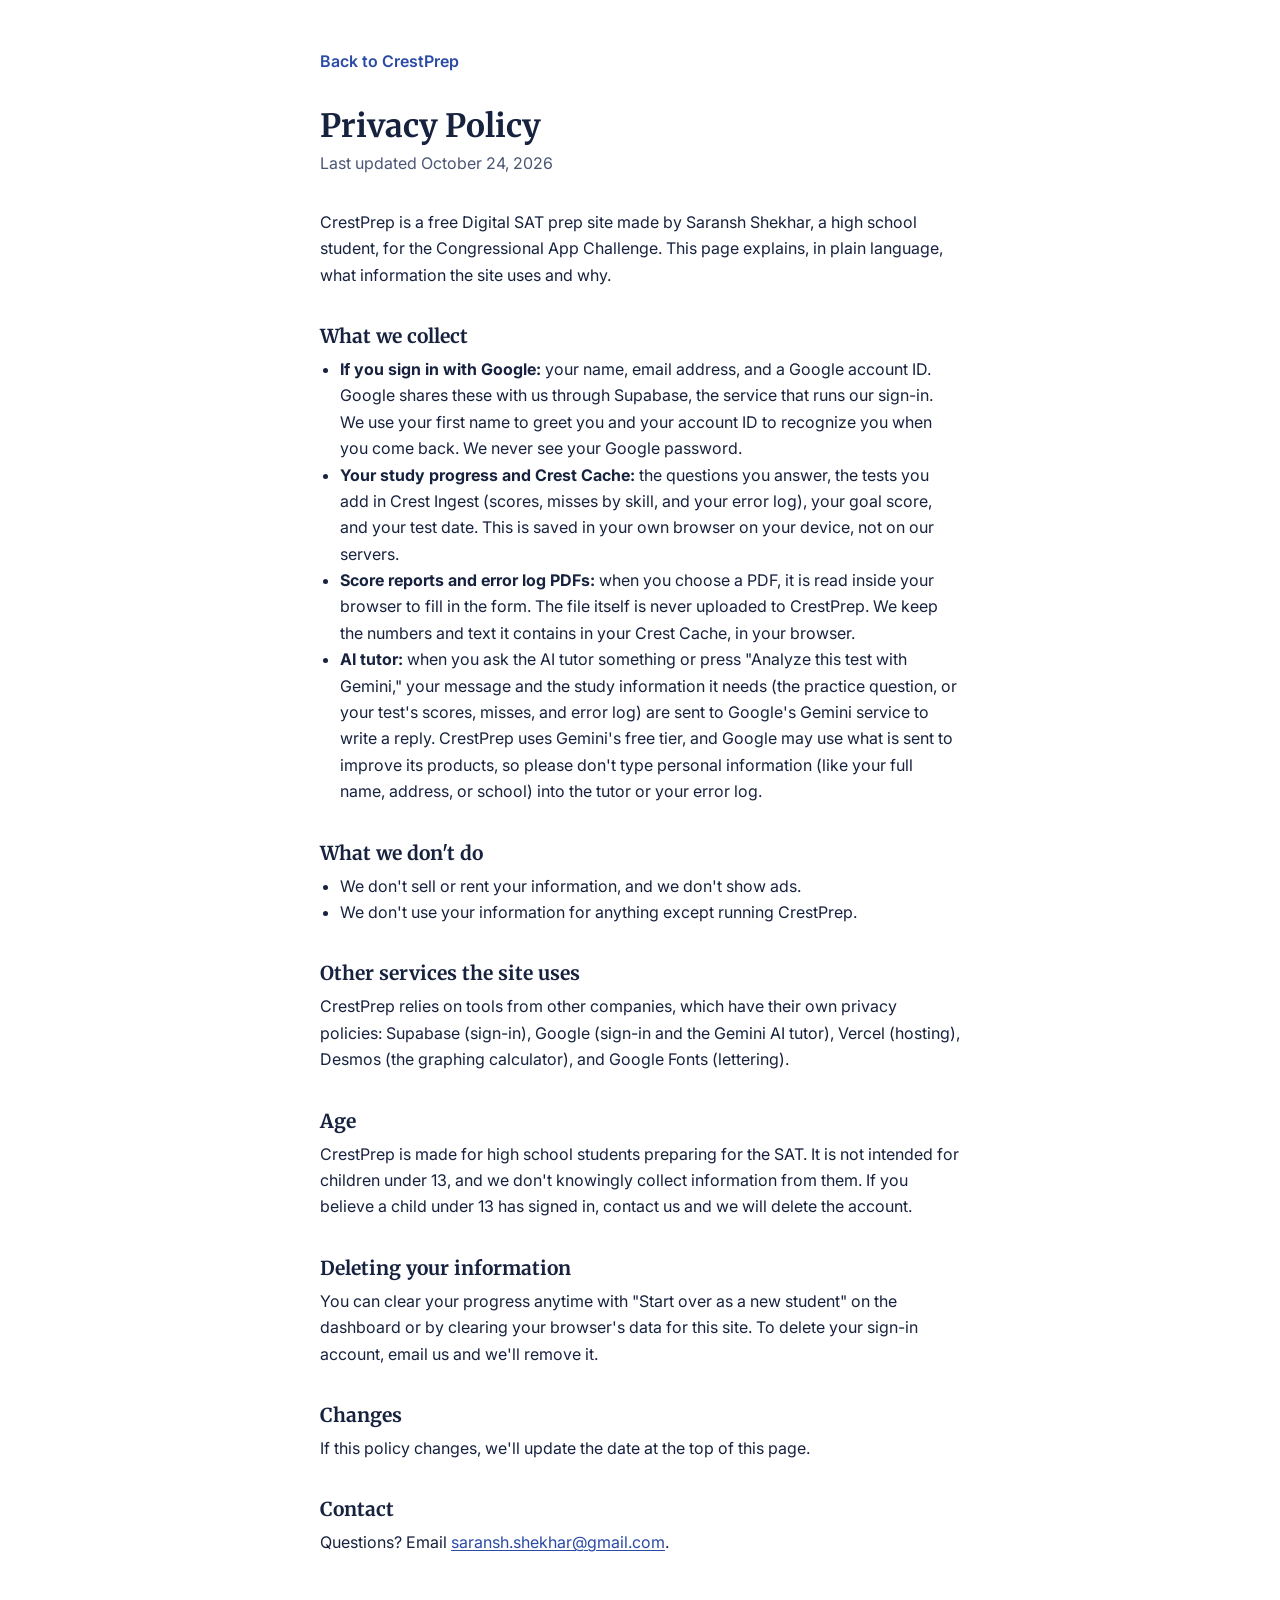
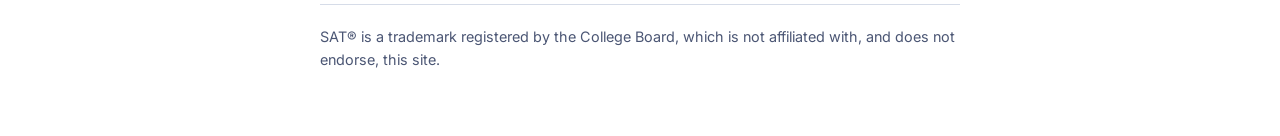
<file: privacy.html>
<!doctype html>
<html lang="en" data-theme="academic">
<head>
  <meta charset="utf-8">
  <meta name="viewport" content="width=device-width, initial-scale=1">
  <title>Privacy Policy | CrestPrep</title>
  <link rel="icon" href="assets/crest.svg" type="image/svg+xml">
  <script>try{var s=JSON.parse(localStorage.getItem("crestprep:v2"));if(s&&s.prefs)document.documentElement.dataset.theme=s.prefs.theme;}catch(e){}</script>
  <link rel="stylesheet" href="https://fonts.googleapis.com/css2?family=Inter:wght@400;600;700&family=Merriweather:wght@400;700&display=swap">
  <link rel="stylesheet" href="css/base.css">
  <link rel="stylesheet" href="css/legal.css">
</head>
<body>
<main class="legal">
  <a class="back" href="./">Back to CrestPrep</a>
  <h1>Privacy Policy</h1>
  <p class="updated">Last updated October 24, 2026</p>

  <p>CrestPrep is a free Digital SAT prep site made by Saransh Shekhar, a high school student, for the Congressional App Challenge. This page explains, in plain language, what information the site uses and why.</p>

  <h2>What we collect</h2>
  <ul>
    <li><strong>If you sign in with Google:</strong> your name, email address, and a Google account ID. Google shares these with us through Supabase, the service that runs our sign-in. We use your first name to greet you and your account ID to recognize you when you come back. We never see your Google password.</li>
    <li><strong>Your study progress and Crest Cache:</strong> the questions you answer, the tests you add in Crest Ingest (scores, misses by skill, and your error log), your goal score, and your test date. This is saved in your own browser on your device, not on our servers.</li>
    <li><strong>Score reports and error log PDFs:</strong> when you choose a PDF, it is read inside your browser to fill in the form. The file itself is never uploaded to CrestPrep. We keep the numbers and text it contains in your Crest Cache, in your browser.</li>
    <li><strong>AI tutor:</strong> when you ask the AI tutor something or press "Analyze this test with Gemini," your message and the study information it needs (the practice question, or your test's scores, misses, and error log) are sent to Google's Gemini service to write a reply. CrestPrep uses Gemini's free tier, and Google may use what is sent to improve its products, so please don't type personal information (like your full name, address, or school) into the tutor or your error log.</li>
  </ul>

  <h2>What we don't do</h2>
  <ul>
    <li>We don't sell or rent your information, and we don't show ads.</li>
    <li>We don't use your information for anything except running CrestPrep.</li>
  </ul>

  <h2>Other services the site uses</h2>
  <p>CrestPrep relies on tools from other companies, which have their own privacy policies: Supabase (sign-in), Google (sign-in and the Gemini AI tutor), Vercel (hosting), Desmos (the graphing calculator), and Google Fonts (lettering).</p>

  <h2>Age</h2>
  <p>CrestPrep is made for high school students preparing for the SAT. It is not intended for children under 13, and we don't knowingly collect information from them. If you believe a child under 13 has signed in, contact us and we will delete the account.</p>

  <h2>Deleting your information</h2>
  <p>You can clear your progress anytime with "Start over as a new student" on the dashboard or by clearing your browser's data for this site. To delete your sign-in account, email us and we'll remove it.</p>

  <h2>Changes</h2>
  <p>If this policy changes, we'll update the date at the top of this page.</p>

  <h2>Contact</h2>
  <p>Questions? Email <a href="mailto:saransh.shekhar@gmail.com">saransh.shekhar@gmail.com</a>.</p>
  <footer>SAT&reg; is a trademark registered by the College Board, which is not affiliated with, and does not endorse, this site.</footer>
</main>
</body>
</html>
</file>
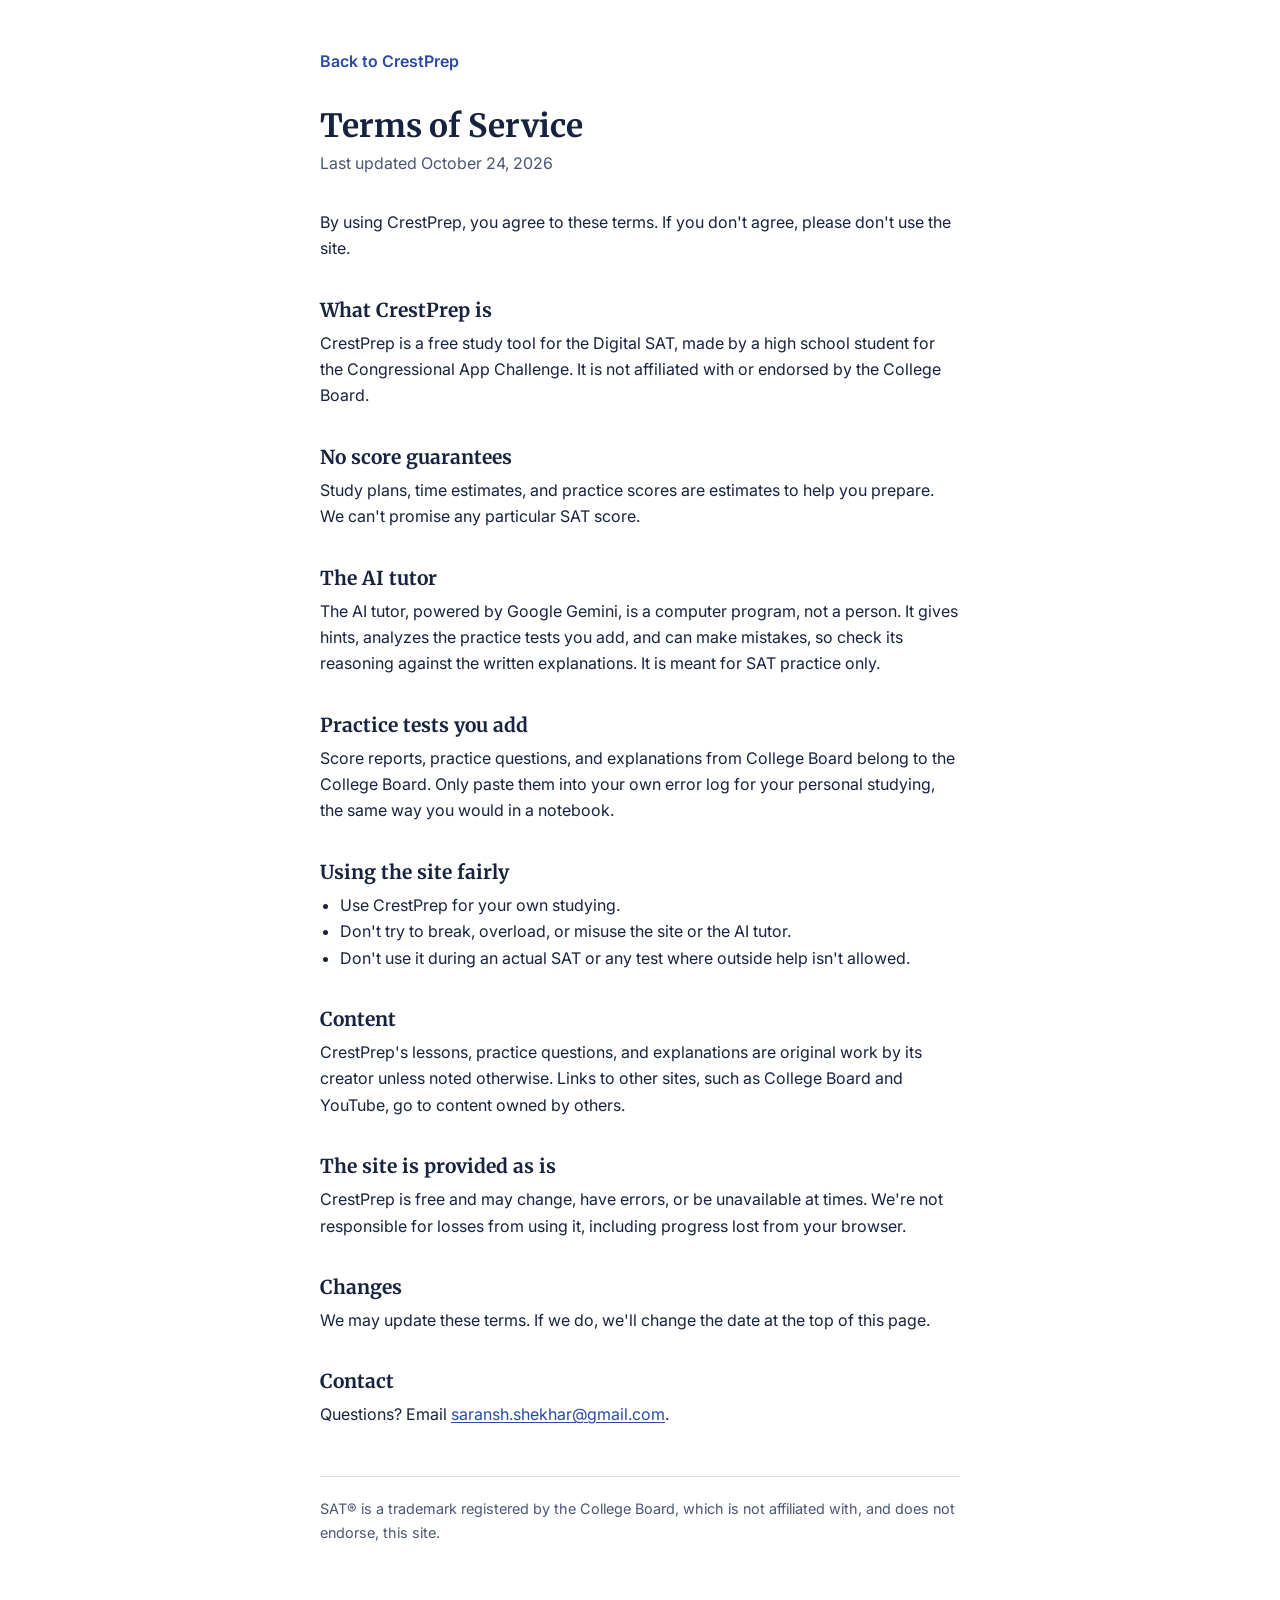
<file: terms.html>
<!doctype html>
<html lang="en" data-theme="academic">
<head>
  <meta charset="utf-8">
  <meta name="viewport" content="width=device-width, initial-scale=1">
  <title>Terms of Service | CrestPrep</title>
  <link rel="icon" href="assets/crest.svg" type="image/svg+xml">
  <script>try{var s=JSON.parse(localStorage.getItem("crestprep:v2"));if(s&&s.prefs)document.documentElement.dataset.theme=s.prefs.theme;}catch(e){}</script>
  <link rel="stylesheet" href="https://fonts.googleapis.com/css2?family=Inter:wght@400;600;700&family=Merriweather:wght@400;700&display=swap">
  <link rel="stylesheet" href="css/base.css">
  <link rel="stylesheet" href="css/legal.css">
</head>
<body>
<main class="legal">
  <a class="back" href="./">Back to CrestPrep</a>
  <h1>Terms of Service</h1>
  <p class="updated">Last updated October 24, 2026</p>

  <p>By using CrestPrep, you agree to these terms. If you don't agree, please don't use the site.</p>

  <h2>What CrestPrep is</h2>
  <p>CrestPrep is a free study tool for the Digital SAT, made by a high school student for the Congressional App Challenge. It is not affiliated with or endorsed by the College Board.</p>

  <h2>No score guarantees</h2>
  <p>Study plans, time estimates, and practice scores are estimates to help you prepare. We can't promise any particular SAT score.</p>

  <h2>The AI tutor</h2>
  <p>The AI tutor, powered by Google Gemini, is a computer program, not a person. It gives hints, analyzes the practice tests you add, and can make mistakes, so check its reasoning against the written explanations. It is meant for SAT practice only.</p>
  <h2>Practice tests you add</h2>
  <p>Score reports, practice questions, and explanations from College Board belong to the College Board. Only paste them into your own error log for your personal studying, the same way you would in a notebook.</p>

  <h2>Using the site fairly</h2>
  <ul>
    <li>Use CrestPrep for your own studying.</li>
    <li>Don't try to break, overload, or misuse the site or the AI tutor.</li>
    <li>Don't use it during an actual SAT or any test where outside help isn't allowed.</li>
  </ul>

  <h2>Content</h2>
  <p>CrestPrep's lessons, practice questions, and explanations are original work by its creator unless noted otherwise. Links to other sites, such as College Board and YouTube, go to content owned by others.</p>

  <h2>The site is provided as is</h2>
  <p>CrestPrep is free and may change, have errors, or be unavailable at times. We're not responsible for losses from using it, including progress lost from your browser.</p>

  <h2>Changes</h2>
  <p>We may update these terms. If we do, we'll change the date at the top of this page.</p>

  <h2>Contact</h2>
  <p>Questions? Email <a href="mailto:saransh.shekhar@gmail.com">saransh.shekhar@gmail.com</a>.</p>
  <footer>SAT&reg; is a trademark registered by the College Board, which is not affiliated with, and does not endorse, this site.</footer>
</main>
</body>
</html>
</file>
<file: css/base.css>
/* =====================================================================
   base.css: design tokens, reset, and shared building blocks.

   Both themes use the SAME variable names. Switching themes only changes
   one attribute on <html> (data-theme="academic" | "obsidian"), and every
   component re-colors itself because it only ever uses these variables.
   ===================================================================== */

:root {
  --font-serif: 'Merriweather', Georgia, 'Times New Roman', serif;
  --font-sans: 'Inter', system-ui, -apple-system, 'Segoe UI', Roboto, Arial, sans-serif;
  --font-mono: 'Space Mono', ui-monospace, SFMono-Regular, Menlo, Consolas, monospace;

  --radius-sm: 4px;
  --radius: 6px;
  --radius-lg: 10px;
  --wrap: 1120px;
}

/* Academic: PrepPros-inspired blue and white, with Crest gold as the accent */
:root,
:root[data-theme="academic"] {
  --bg: #FFFFFF;
  --bg-alt: #F4F6FA;
  --surface: #FFFFFF;
  --text: #17223F;
  --text-soft: #4B5674;
  --rule: #D6DCE8;
  --primary: #2A4AA6;
  --primary-hover: #1F3A88;
  --primary-ink: #FFFFFF;
  --primary-tint: #EAEFFA;
  --band: #18295C;
  --band-text: #FFFFFF;
  --band-soft: #C9D2EC;
  --band-grid: rgba(255, 255, 255, 0.07);
  --crest-fill: #18295C;
  --gold: #C9A227;
  --gold-text: #876708;
  --gold-tint: #FBF4DD;
  --good: #1F7A4A;
  --good-tint: #E4F3EA;
  --bad: #B23A2C;
  --bad-tint: #FBE9E6;
  --sheet: #FFFFFF;
  --sheet-edge: #CBD3E3;
  color-scheme: light;
}

/* Obsidian: the original CrestPrep black and gold */
:root[data-theme="obsidian"] {
  --bg: #0A0E1A;
  --bg-alt: #0E1322;
  --surface: #131A2F;
  --text: #E8EBF4;
  --text-soft: #AEB7D1;
  --rule: #27314F;
  --primary: #C9A227;
  --primary-hover: #E8C765;
  --primary-ink: #0A0E1A;
  --primary-tint: #2A2510;
  --band: #0D1220;
  --band-text: #F4F2EA;
  --band-soft: #AEB7D1;
  --band-grid: rgba(201, 162, 39, 0.09);
  --crest-fill: #1E2846;
  --gold: #E8C765;
  --gold-text: #E8C765;
  --gold-tint: #2A2510;
  --good: #63C48F;
  --good-tint: #11291C;
  --bad: #F2907F;
  --bad-tint: #35181A;
  --sheet: #131A2F;
  --sheet-edge: #2E3A5C;
  color-scheme: dark;
}

/* ---------- Reset and type ---------- */
*, *::before, *::after { box-sizing: border-box; }
html { -webkit-text-size-adjust: 100%; scroll-padding-top: 80px; }
body {
  margin: 0;
  background: var(--bg);
  color: var(--text);
  font: 400 16px/1.6 var(--font-sans);
  -webkit-font-smoothing: antialiased;
}
img, svg, iframe, video { max-width: 100%; display: block; }
h1, h2, h3, h4 {
  font-family: var(--font-serif);
  font-weight: 700;
  line-height: 1.25;
  margin: 0 0 0.5em;
  color: var(--text);
}
h1 { font-size: clamp(1.9rem, 3.4vw, 2.6rem); }
h2 { font-size: clamp(1.45rem, 2.4vw, 1.85rem); }
h3 { font-size: 1.2rem; }
h4 { font-size: 1rem; }
p { margin: 0 0 1em; }
ul, ol { margin: 0 0 1em; padding-left: 1.25em; }
a { color: var(--primary); text-underline-offset: 2px; }
a:hover { color: var(--primary-hover); }
:focus-visible { outline: 2px solid var(--primary); outline-offset: 2px; }
button, input, select, textarea { font: inherit; color: inherit; }
button { cursor: pointer; }
#view:focus { outline: none; }

.wrap { width: min(100% - 2.5rem, var(--wrap)); margin-inline: auto; }
.wrap-narrow { width: min(100% - 2rem, 880px); margin-inline: auto; }
.muted { color: var(--text-soft); }
.small { font-size: 0.875rem; }
.mono { font-family: var(--font-mono); }
.center { text-align: center; }
.sr-only {
  position: absolute; width: 1px; height: 1px; padding: 0; margin: -1px;
  overflow: hidden; clip: rect(0 0 0 0); white-space: nowrap; border: 0;
}
.skip-link { position: absolute; left: -999px; top: 0; z-index: 200; background: var(--primary); color: var(--primary-ink); padding: 0.5rem 1rem; }
.skip-link:focus { left: 1rem; top: 0.5rem; }

/* ---------- Buttons ---------- */
.btn {
  display: inline-flex; align-items: center; justify-content: center; gap: 0.45rem;
  min-height: 40px; padding: 0.5rem 1.1rem;
  border: 1px solid transparent; border-radius: var(--radius);
  font-weight: 600; font-size: 0.95rem; line-height: 1.2;
  text-decoration: none; white-space: nowrap;
  transition: background-color 0.15s, border-color 0.15s, color 0.15s;
}
.btn-primary { background: var(--primary); color: var(--primary-ink); }
.btn-primary:hover { background: var(--primary-hover); color: var(--primary-ink); }
.btn-outline { background: var(--surface); border-color: var(--rule); color: var(--text); }
.btn-outline:hover { border-color: var(--primary); color: var(--primary); }
.btn-ghost { background: transparent; color: var(--primary); padding-inline: 0.6rem; }
.btn-ghost:hover { background: var(--primary-tint); color: var(--primary); }
.btn-gold { background: var(--gold); color: #1B1606; }
.btn-gold:hover { filter: brightness(1.06); color: #1B1606; }
.btn-sm { min-height: 32px; padding: 0.3rem 0.75rem; font-size: 0.85rem; }
.btn[disabled], .btn[aria-disabled="true"] { opacity: 0.45; cursor: not-allowed; pointer-events: none; }
.link-btn { background: none; border: 0; padding: 0; color: var(--primary); font-weight: 600; text-decoration: underline; text-underline-offset: 2px; }

/* ---------- Forms ---------- */
.field { display: grid; gap: 0.3rem; font-size: 0.875rem; font-weight: 600; }
.input {
  min-height: 40px; width: 100%;
  padding: 0.45rem 0.7rem;
  border: 1px solid var(--rule); border-radius: var(--radius);
  background: var(--surface); font-weight: 400;
}
.input:focus { outline: 2px solid var(--primary); outline-offset: 0; border-color: var(--primary); }
.form-error { color: var(--bad); font-size: 0.875rem; font-weight: 600; margin: 0.5rem 0 0; }
.form-error:empty { display: none; }

/* ---------- Panels, chips, bars ---------- */
.panel {
  background: var(--surface);
  border: 1px solid var(--rule);
  border-radius: var(--radius-lg);
  padding: 1.25rem 1.5rem;
}
.chip {
  display: inline-flex; align-items: center; gap: 0.35rem;
  padding: 0.25rem 0.7rem;
  border: 1px solid var(--rule); border-radius: 999px;
  background: var(--primary-tint); color: var(--primary);
  font-size: 0.8rem; font-weight: 600;
}
.bar { height: 8px; background: var(--primary-tint); border-radius: 999px; overflow: hidden; }
.bar > span { display: block; height: 100%; background: var(--primary); border-radius: inherit; transition: width 0.4s ease; }
.bar-gold > span { background: var(--gold); }

/* Segmented control: a row of radio-style buttons */
.seg { display: inline-flex; flex-wrap: wrap; border: 1px solid var(--rule); border-radius: var(--radius); overflow: hidden; }
.seg button {
  border: 0; border-right: 1px solid var(--rule);
  background: var(--surface); padding: 0.4rem 0.8rem;
  font-size: 0.85rem; font-weight: 500;
}
.seg button:last-child { border-right: 0; }
.seg button[aria-pressed="true"] { background: var(--primary); color: var(--primary-ink); }

/* The gold "100% free" seal */
.seal {
  display: inline-flex; align-items: center;
  padding: 0.2rem 0.65rem;
  border: 1.5px solid var(--gold); border-radius: var(--radius-sm);
  color: var(--gold); font-weight: 700; font-size: 0.85rem;
  transform: rotate(-2deg);
}

/* ---------- Toasts ---------- */
#toast-root {
  position: fixed; bottom: 1.25rem; left: 50%; transform: translateX(-50%);
  display: grid; gap: 0.5rem; justify-items: center;
  z-index: 300; pointer-events: none;
}
.toast {
  background: var(--text); color: var(--bg);
  padding: 0.55rem 1rem; border-radius: var(--radius);
  font-weight: 600; font-size: 0.9rem;
  animation: toast-in 0.2s ease-out;
}
.toast-good { background: var(--good); color: #FFFFFF; }
.toast-gold { background: var(--gold); color: #1B1606; }
.toast.is-leaving { opacity: 0; transition: opacity 0.3s; }
@keyframes toast-in { from { opacity: 0; transform: translateY(6px); } }

@media (prefers-reduced-motion: reduce) {
  *, *::before, *::after { animation-duration: 0.01ms !important; transition-duration: 0.01ms !important; scroll-behavior: auto !important; }
}
</file>
<file: css/legal.css>
/* legal.css: the privacy policy and terms pages. Uses the same color variables as the app. */
body { background: var(--bg); color: var(--text); font-family: var(--font-sans); margin: 0; }
.legal { max-width: 68ch; margin: 0 auto; padding: 3rem 1.25rem 4rem; line-height: 1.65; }
.legal a { color: var(--primary); }
.legal .back { display: inline-block; margin-bottom: 2rem; font-weight: 600; text-decoration: none; }
.legal h1 { font-family: var(--font-serif); font-size: 2rem; margin: 0 0 .25rem; }
.legal .updated { color: var(--text-soft); margin: 0 0 2rem; }
.legal h2 { font-family: var(--font-serif); font-size: 1.2rem; margin: 2.25rem 0 .5rem; }
.legal p, .legal li { color: var(--text); }
.legal ul { padding-left: 1.25rem; }
.legal footer { margin-top: 3rem; padding-top: 1.25rem; border-top: 1px solid var(--rule); color: var(--text-soft); font-size: .9rem; }
</file>
